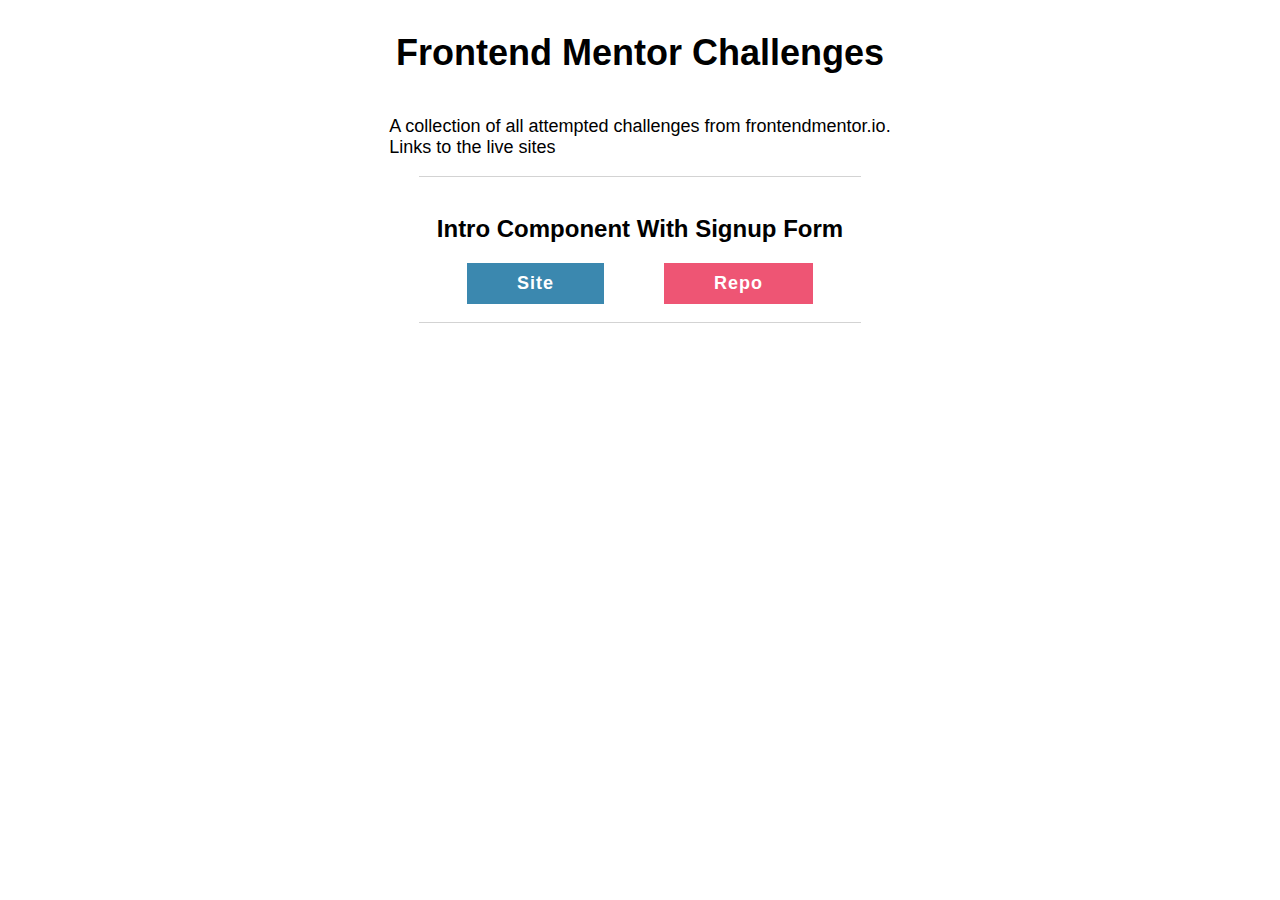
<file: index.html>
<!DOCTYPE html>
<html lang="en">
<head>
  <meta charset="UTF-8">
  <meta http-equiv="X-UA-Compatible" content="IE=edge">
  <meta name="viewport" content="width=device-width, initial-scale=1.0">
  <title>Frontend Mentor Challenges</title>
  <style>
    body {
      font-size: 18px;
      font-family: Arial, Helvetica, sans-serif;
      display: grid;
      place-items: center;
    }

    h2 {
      font-size: 1.5rem;
    }

    .project {
      margin-bottom: 50px;
      border-bottom: 1px solid lightgray; 
      border-top: 1px solid lightgray;
      background: white;
      padding: 1em;
    }
    a {
      display: inline-block;
      text-decoration: none;
      color: white;
      font-weight: bold;
      letter-spacing: 1px;
      border: 1px solid inherit;
      background: #3b88af;
      padding: 10px 50px;
      text-align: center;
    }

    a:hover {
      font-style: italic;
    }

    .red {
      background: #ee5574;
    }

    .btn-container {
      display: flex;
      justify-content: space-around;
    }
  </style>
</head>
<body>
  <h1>Frontend Mentor Challenges</h1>
  <p>A collection of all attempted challenges from frontendmentor.io. <br>
    Links to the live sites</p>
    
    <div class="project">
      <h2>Intro Component With Signup Form</h2>
      <div class="btn-container">
        <a  target="_blank" href="./intro-component-with-signup-form-master/index.html">Site</a>
        <a class="red" target="_blank" href="https://github.com/Desi-J/frontend-mentor-challenges/tree/main/intro-component-with-signup-form-master">Repo</a>
      </div>
    </div>
    
</body>
</html>
</file>
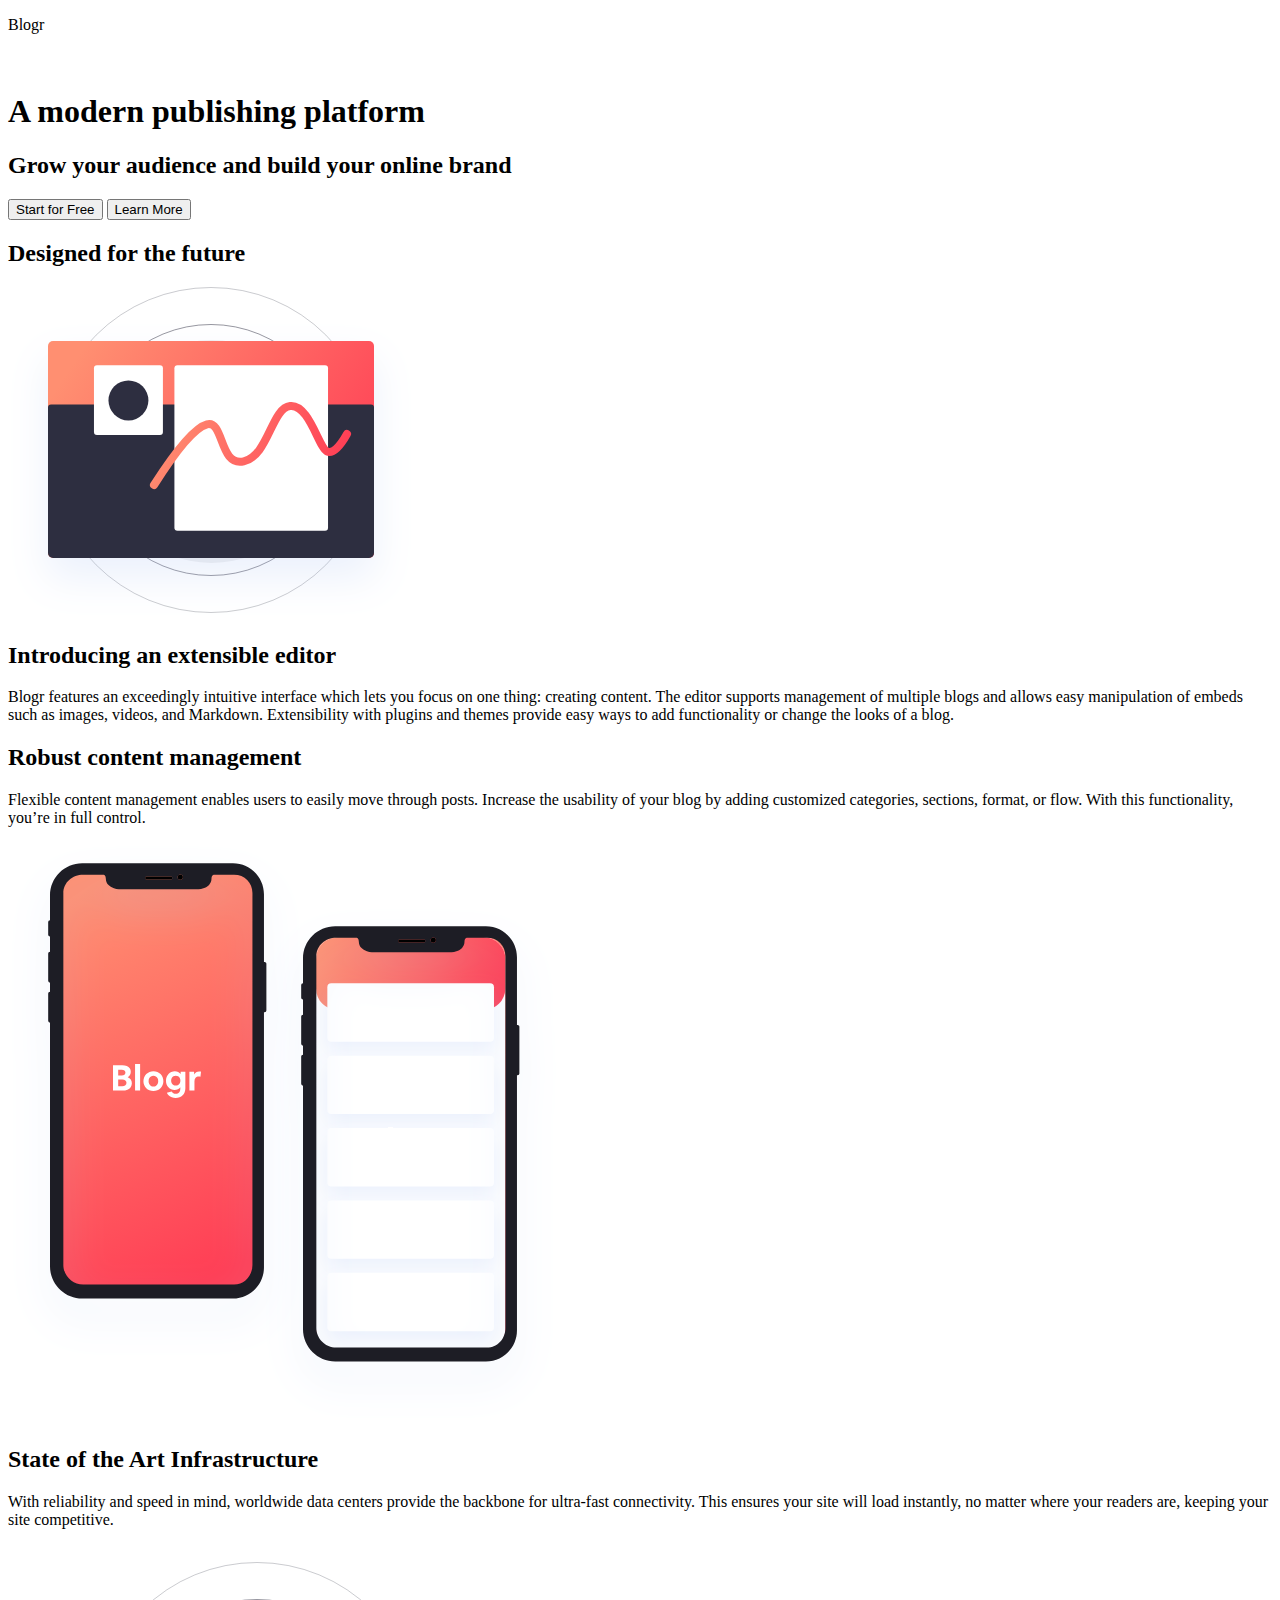
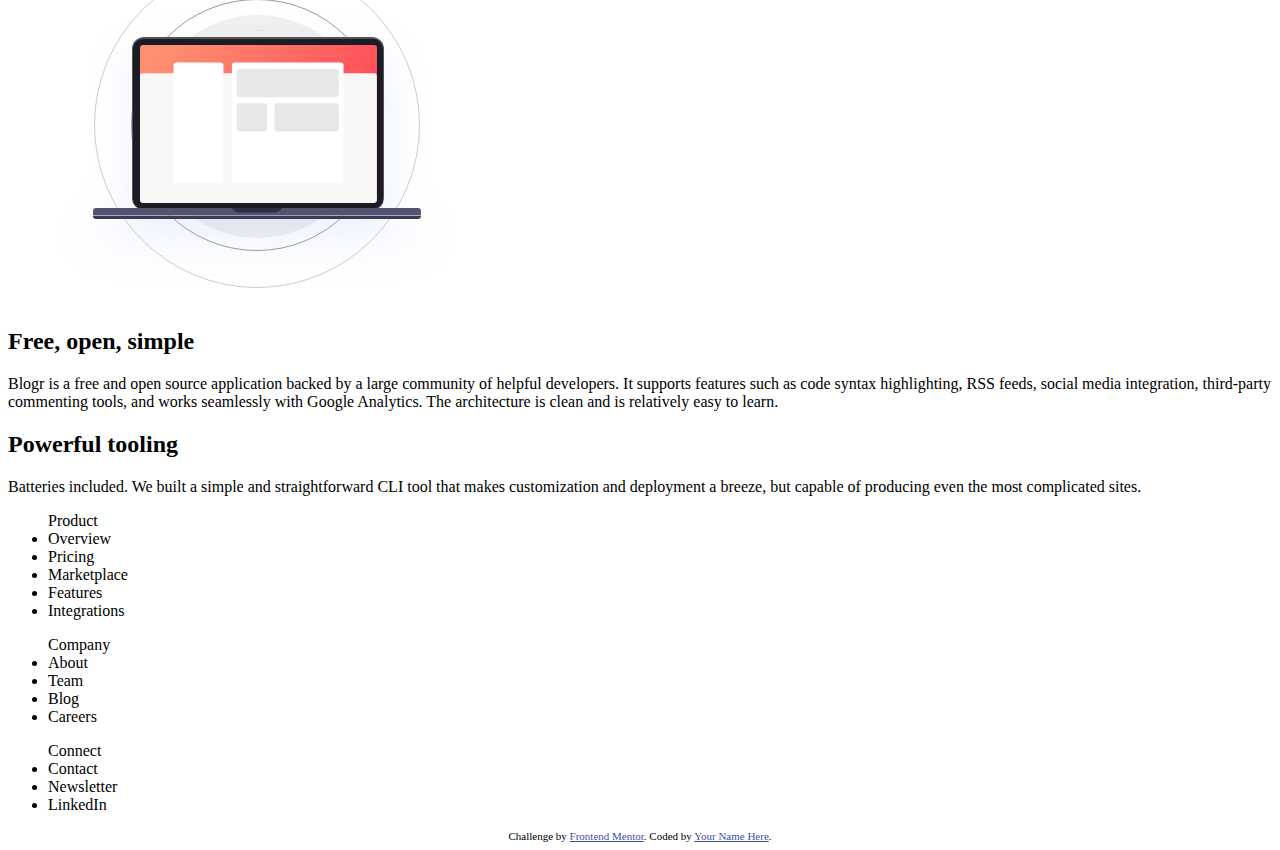
<file: blogr-landing-page-main/index.html>
<!DOCTYPE html>
<html lang="en">
<head>
  <meta charset="UTF-8">
  <meta name="viewport" content="width=device-width, initial-scale=1.0"> <!-- displays site properly based on user's device -->

  <link rel="icon" type="image/png" sizes="32x32" href="./images/favicon-32x32.png">
  <!-- GOOGLE FONTS -->
  <link rel="preconnect" href="https://fonts.googleapis.com">
  <link rel="preconnect" href="https://fonts.gstatic.com" crossorigin>
  <link href="https://fonts.googleapis.com/css2?family=Overpass:wght@300;600&family=Ubuntu:wght@400;500;700&display=swap" rel="stylesheet">
  <!-- CSS -->
  <link rel="stylesheet" href="index.css">
  <title>Frontend Mentor | [Blogr]</title>
</head>

<body>

  <main class="hero">
    <header>
      <p class="logo">Blogr</p>
      <!-- hamburger menu -->
      <img src="./images/icon-hamburger.svg" alt="dropdown menu">
      <nav id="nav">
        Product

        Overview
        Pricing
        Marketplace
        Features
        Integrations

        Company

        About
        Team
        Blog
        Careers

        Connect

        Contact
        Newsletter
        LinkedIn
        
        Login
        Sign Up

      </nav>
    </header>
    <div class="hero-container">
      <h1>A modern publishing platform</h1>
      <h2>Grow your audience and build your online brand</h2>
      <button>Start for Free</button>
      <button>Learn More</button>
    </div>
  </main>

  <section class="A">
    <h2>Designed for the future</h2>
    <img src="./images/illustration-editor-mobile.svg" alt="editor">

    <h2>Introducing an extensible editor</h2>
    <p>
      Blogr features an exceedingly intuitive interface which lets you focus on one thing: creating content. 
      The editor supports management of multiple blogs and allows easy manipulation of embeds such as images, 
      videos, and Markdown. Extensibility with plugins and themes provide easy ways to add functionality or 
      change the looks of a blog.
    </p>

    <h2>Robust content management</h2>
    <p>
      Flexible content management enables users to easily move through posts. Increase the usability of your blog 
      by adding customized categories, sections, format, or flow. With this functionality, you’re in full control.
    </p>
  </section>

  <section class="B">
    <img src="./images/illustration-phones.svg" alt="phones">
    <div class="background">
      <h2>State of the Art Infrastructure</h2>
      <p>
        With reliability and speed in mind, worldwide data centers provide the backbone for ultra-fast connectivity. 
        This ensures your site will load instantly, no matter where your readers are, keeping your site competitive.
      </p>
    </div>
  </section>

  <section class="C">
    <img src="./images/illustration-laptop-mobile.svg" alt="">

    <h2>Free, open, simple</h2>
    <p>
      Blogr is a free and open source application backed by a large community of helpful developers. It supports 
      features such as code syntax highlighting, RSS feeds, social media integration, third-party commenting tools, 
      and works seamlessly with Google Analytics. The architecture is clean and is relatively easy to learn.
    </p>

    <h2>Powerful tooling</h2>
    <p>
      Batteries included. We built a simple and straightforward CLI tool that makes customization and deployment a breeze, but
      capable of producing even the most complicated sites.
    </p>
  </section>

  <footer>
    <nav id="footer-nav">
      <ul>
        Product
        <li>Overview</li>
        <li>Pricing</li>
        <li>Marketplace</li>
        <li>Features</li>
        <li>Integrations</li>
      </ul>

      <ul>
        Company
        <li>About</li>
        <li>Team</li>
        <li>Blog</li>
        <li>Careers</li>
      </ul>

      <ul>
        Connect
        <li>Contact</li>
        <li>Newsletter</li>
        <li>LinkedIn</li>
      </ul>
    </nav>
  </footer>
 

  


  <div class="attribution">
    Challenge by <a href="https://www.frontendmentor.io?ref=challenge" target="_blank">Frontend Mentor</a>. 
    Coded by <a href="#">Your Name Here</a>.
  </div>
</body>
</html>
</file>
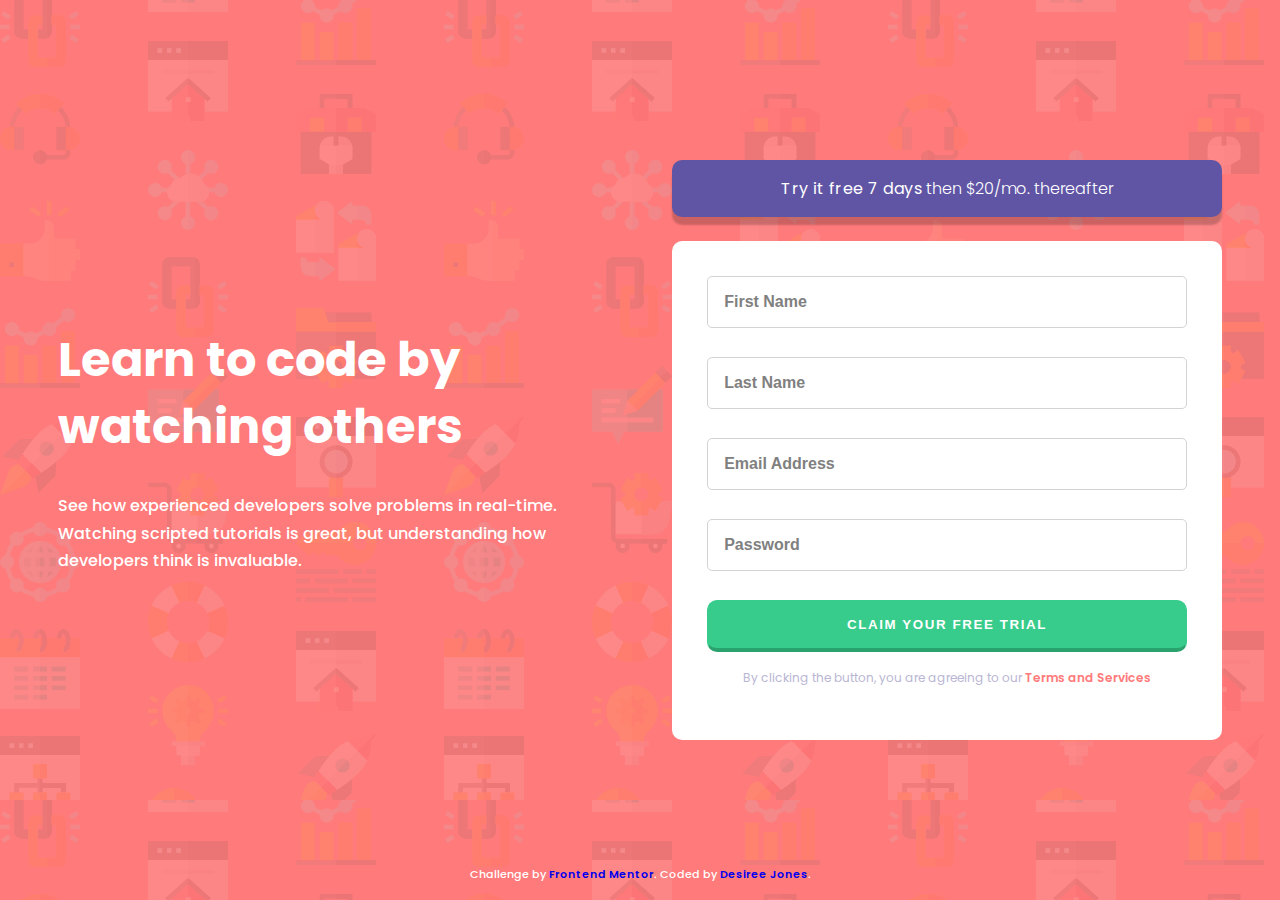
<file: intro-component-with-signup-form-master/index.html>
<!DOCTYPE html>
<html lang="en">
<head>
  <meta charset="UTF-8">
  <meta name="viewport" content="width=device-width, initial-scale=1.0"> <!-- displays site properly based on user's device -->
  <link rel="icon" type="image/png" sizes="32x32" href="./images/favicon-32x32.png">
  <!-- POPPINS FONT -->
  <link rel="preconnect" href="https://fonts.googleapis.com">
  <link rel="preconnect" href="https://fonts.gstatic.com" crossorigin>
  <link href="https://fonts.googleapis.com/css2?family=Poppins:wght@400;500;600;700&display=swap" rel="stylesheet">
  <!-- CSS -->
  <link rel="stylesheet" href="./index.css">
  <title>Challenge | Intro component with sign up form</title>
</head>

<body>
  <!-- LEFT SIDE --> 
<aside class="wrapper">
  <h1>Learn to code by watching others</h1>
  <p>
    See how experienced developers solve problems in real-time. Watching scripted tutorials is great, 
    but understanding how developers think is invaluable.
  </p> 
</aside>
<!-- RIGHT SIDE -->
<main class="wrapper">
  <div class="purple-box rounded"> <strong>Try it free 7 days</strong> then $20/mo. thereafter</div>

  <form id="form" class="form rounded">
    <div class="input-wrapper">
      <input type="text" name="firstName" id="firstName" placeholder="First Name">
      <img class=" error hidden" src="./images/icon-error.svg" alt="error alert">
      <small class="error hidden">First Name cannot be empty</small>
    </div> 

    <div class="input-wrapper">
      <input type="text" name="lastName" id="lastName" placeholder="Last Name">
      <img class="error hidden" src="./images/icon-error.svg" alt="error alert">
      <small class="error hidden">Last Name cannot be empty</small>
    </div>

    <div class="input-wrapper">
      <input type="text" name="email" id="email" placeholder="Email Address">
      <img class="error hidden" src="./images/icon-error.svg" alt="error alert">
      <small class="error hidden">Looks like this is not an email</small>
    </div>

    <div class="input-wrapper">
      <input type="password" name="password" id="password" placeholder="Password">
      <img class="error hidden" src="./images/icon-error.svg" alt="error alert">
      <small class="error hidden">Password cannot be empty</small>
    </div>

    <button type="submit" class="rounded">Claim your free trial</button>

    <p class="info"> 
      By clicking the button, you are agreeing to our 
      <a href="#">Terms and Services</a>
    </p>
  </form>
</main>

  <footer>
    <p class="attribution">
      Challenge by <a href="https://www.frontendmentor.io?ref=challenge" target="_blank">Frontend Mentor</a>. 
      Coded by <a href="#">Desiree Jones</a>.
    </p>
  </footer>


  
  <script src="./index.js"></script>
</body>
</html>
</file>
<file: blogr-landing-page-main/index.css>
body {
  
}

#nav {
  display: none;
}




.attribution { font-size: 11px; text-align: center; }
.attribution a { color: hsl(228, 45%, 44%); }
</file>
<file: intro-component-with-signup-form-master/index.css>
* {
  box-sizing: border-box;
}

:root {
--red: hsl(0, 100%, 74%); 
--green: hsl(154, 59%, 51%);
--purple: hsl(248, 32%, 49%);
--dark-blue: hsl(249, 10%, 26%);
--grayish-blue: hsl(246, 25%, 77%);
}

body {
  margin: 0;
  padding: 1.5em;
  display: flex;
  flex-direction: column;
  font-family: "Poppins", sans-serif;
  text-align: center;
  background-image: url("./images/bg-intro-mobile.png");
  background-color: var(--red);
  color: white;
}

.wrapper {
  margin-top: 2rem;
}

a {
  font-weight: 600;
  text-decoration: none;
  line-height: 1.7;
}

.rounded {
  border-radius: 10px;
}

/* TOP WRAPPER */
h1 {
  font-size: 1.7rem;
  line-height: 1.4; 
}

p {
  font-size: 16px; 
  line-height: 1.7;
  font-weight: 500;
}

/* BOTTOM WRAPPER */
.purple-box {
  font-weight: 300;
  background-color: var(--purple);
  padding: 1rem 3rem;
  box-shadow: 0 .5rem 2px rgba(0,0,0,0.2);
}

strong {
  letter-spacing: .5px;
}

/* form */
form {
  background-color: white;
  padding: 1.5rem;
  margin-top: 1.5rem;
}

.input-wrapper {
  position: relative;

}
input {
  display: block;
  width: 100%;
  border-radius: 5px;
  border: 1px solid lightgrey;
  padding: 1rem;
  font-size: 16px;
  font-weight: 600;
}

input::placeholder {
  color:grey;
  
}

img {
  position: absolute;
  display: block;
  top: 12px;
  right: 25px;
}

.error {
  display: block;
  text-align: right;
  color: var(--red);
  font-size: 11px;
  font-style: italic;
  margin: .5rem 0 1rem 0;
}

.hidden {
  visibility: hidden;
  margin: .75rem 0 0 0;
}

.success {
  border: 1px solid var(--green);
}
button {
  background-color: var(--green);
  border: 1px solid var(--green);
  padding: 1rem;
  text-align: center;
  text-transform: uppercase;
  font-weight: 600;
  letter-spacing: .1rem;
  color: white;
  width: 100%;
  cursor: pointer;
  border-bottom: .25rem solid hsl(154, 59%, 40%);
} 

button:hover {
  background-color:hsl(154, 59%, 55%)
}

.info {
  margin: 1rem auto;
  text-align: center;
  font-size: 12px;
  font-weight: 400;
  color: var(--grayish-blue);
}

.info a {
 color: var(--red);
}

/* ATTRIBUTION */
.attribution {
  margin-top: 100px;
  font-size: 11px;
}


/* MEDIA QUERIES */
@media only screen and (min-width: 550px) {
  body {
    justify-content: center;
    align-items: center;
  }
  .wrapper {
    width: 500px;
  }
  
  h1 {
    font-size: 2.5rem;
  }

  form {
    padding: 2.2rem;
  }
}

@media only screen and (min-width: 1200px) {
  body {
    margin: 0 auto;
    flex-direction: row;
    justify-content: center;
    background-image: url("./images/bg-intro-desktop.png");
    height: 100vh;  
  }

  .wrapper {
    display: flex;
    flex-direction: column;
    justify-content: center;
    align-items: center;
    margin: 0 2rem;
    width: 550px;
  }

  .wrapper > * {
    width: 100%;
  }

  h1, p {
    text-align: left;
  }

  h1 {
    font-size: 3rem;
    margin: 1rem;
  }

  .attribution {
    position: absolute;
    bottom: 5px;
    right: 50%;
    transform: translateX(50%);
  }
}
</file>
